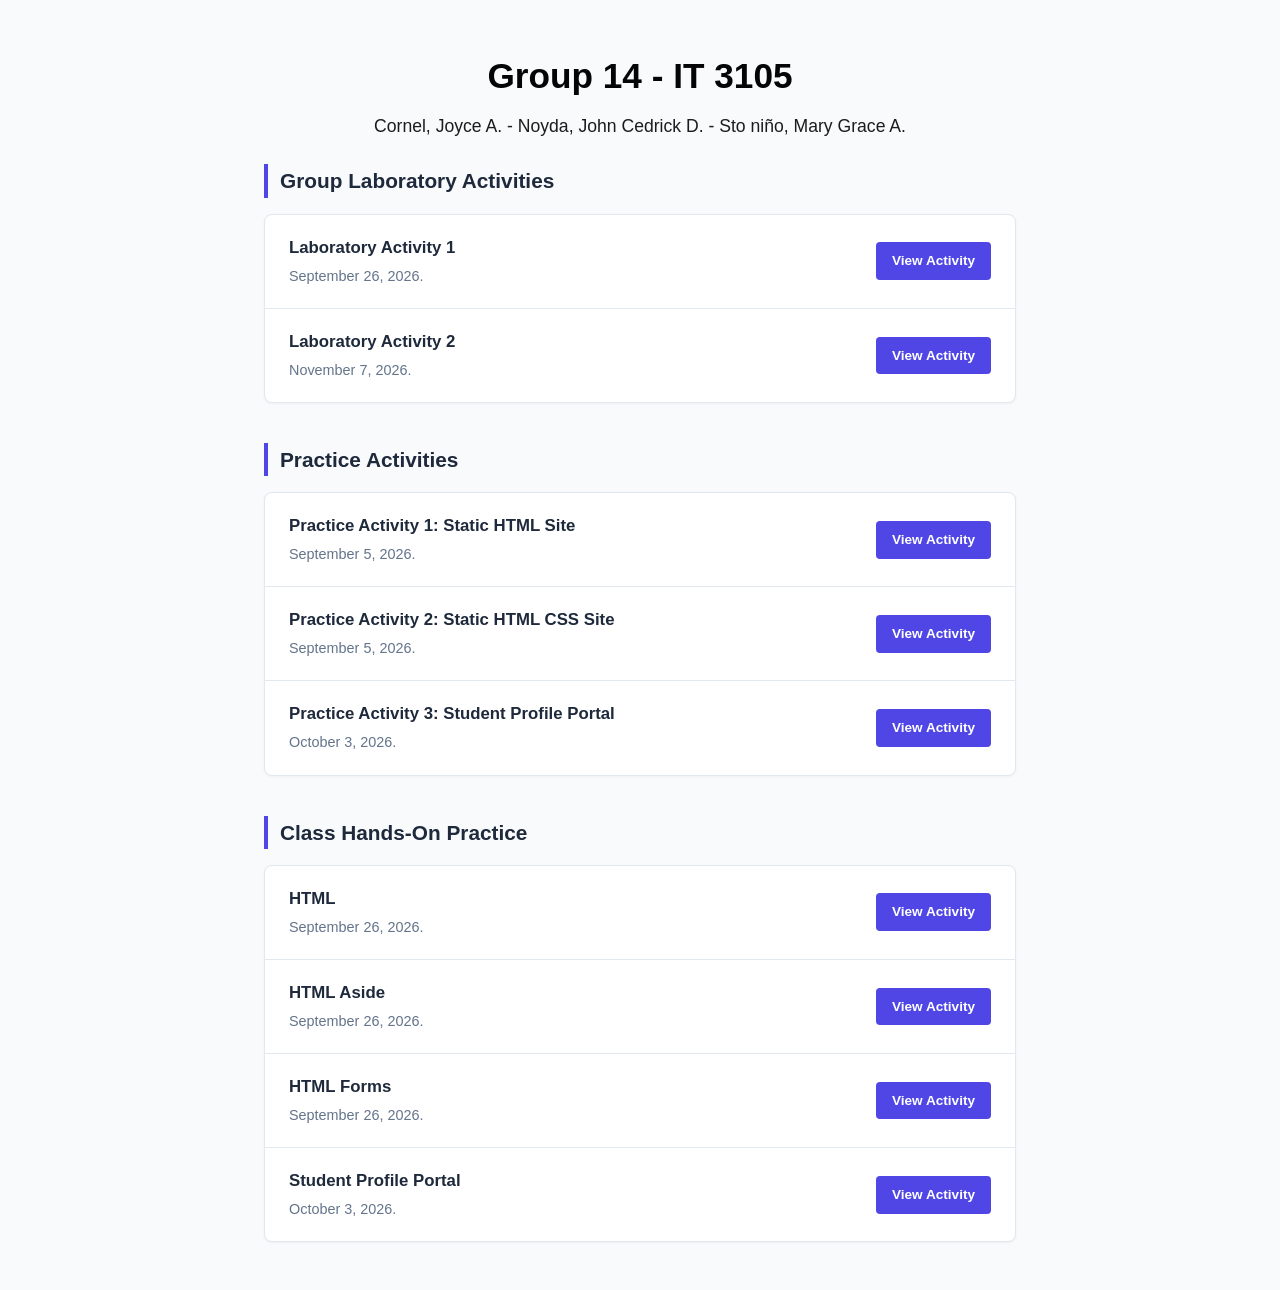
<file: index.html>
<!DOCTYPE html>
<html lang="en">
<head>
    <meta charset="UTF-8">
    <meta name="viewport" content="width=device-width, initial-scale=1.0">
    <title>Class Activity Repository</title>
    <link rel="stylesheet" href="style.css">
</head>
<body>

    <!-- Banner Header -->
    <header>
        <h1>Group 14 - IT 3105</h1>
        <p>Cornel, Joyce A. - Noyda, John Cedrick D. - Sto niño, Mary Grace A.</p>
    </header>

    <!-- Main Content Area -->
    <main>
        
        <!-- Section: Current Module -->
        <h2 class="section-title">Group Laboratory Activities</h2>
        <ul class="activity-list">
            <li>
                <span class="activity-info">
                    <strong>Laboratory Activity 1</strong>
                    <p>September 26, 2026.</p>
                </span>
                <a href="Laboratory Activities/index.html" class="btn">View Activity</a>
            </li>
            <li>
                <span class="activity-info">
                    <strong>Laboratory Activity 2</strong>
                    <p>November 7, 2026.</p>
                </span>
                <a href="Laboratory Activities/GROUP14_LAB1_314/lab.html" class="btn">View Activity</a>
            </li>
        </ul>
        <h2 class="section-title">Practice Activities</h2>
        <ul class="activity-list">
            <li>
                <span class="activity-info">
                    <strong>Practice Activity 1: Static HTML Site</strong>
                    <p>September 5, 2026.</p>
                </span>
                <a href="#" class="btn">View Activity</a>
            </li>
            <li>
                <span class="activity-info">
                    <strong>Practice Activity 2: Static HTML CSS Site</strong>
                    <p>September 5, 2026.</p>
                </span>
                <a href="#" class="btn">View Activity</a>
            </li>
            <li>
                <span class="activity-info">
                    <strong>Practice Activity 3: Student Profile Portal</strong>
                    <p>October 3, 2026.</p>
                </span>
                <a href="Practice_Activity.html/student_profile_portal.html" class="btn">View Activity</a>
            </li>
        </ul>
        <h2 class="section-title">Class Hands-On Practice</h2>
        <ul class="activity-list">
            <li>
                <span class="activity-info">
                    <strong>HTML</strong>
                    <p>September 26, 2026.</p>
                </span>
                <a href="Practice_Activity.html/Practce1.html" class="btn">View Activity</a>
            </li>
            <li>
                <span class="activity-info">
                    <strong>HTML Aside</strong>
                    <p>September 26, 2026.</p>
                </span>
                <a href="Practice_Activity.html/Practice 1 html aside.html" class="btn">View Activity</a>
            </li>
            <li>
                <span class="activity-info">
                    <strong>HTML Forms</strong>
                    <p>September 26, 2026.</p>
                </span>
                <a href="Practice_Activity.html/Practice 1 html form.html" class="btn">View Activity</a>
            </li>
            <li>
                <span class="activity-info">
                    <strong>Student Profile Portal</strong>
                    <p>October 3, 2026.</p>
                </span>
                <a href="Practice_Activity.html/student_profile_portal.html" class="btn">View Activity</a>
            </li>
        </ul>

    </main>

</body>
</html>
</file>
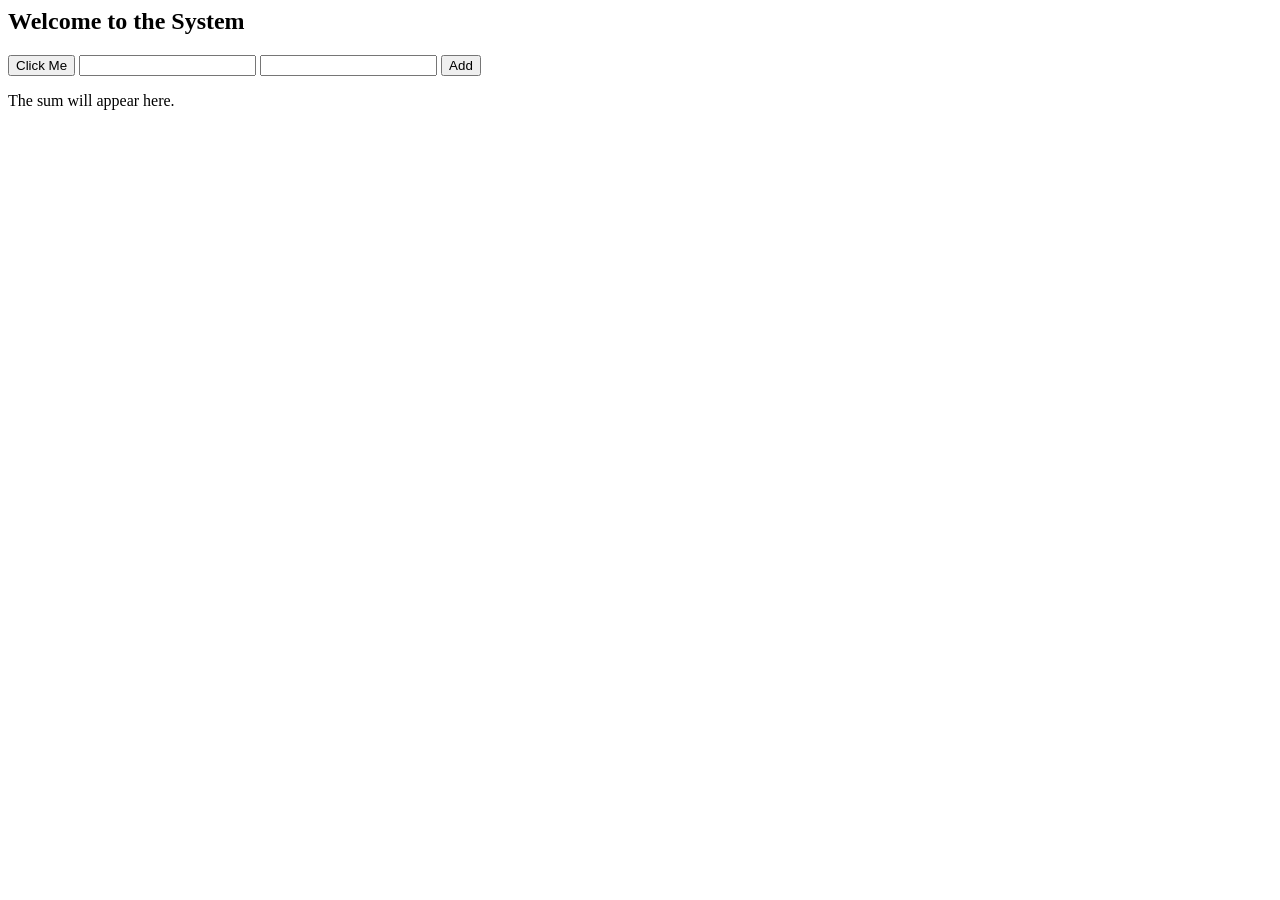
<file: EXAM PRACTICE/displaying names.html>
<html>
    <head>
        <title>Displaying Names</title>
    </head>
    <body>
        <h2 id="title">Welcome to the System</h2>
        <button id="btn">Click Me</button>

        <input type="number" id="num1">
        <input type="number" id="num2">
        <button id="addBtn">Add</button>
        <p id="result">The sum will appear here.</p>
        <script>
            // displaying names using square brackets

            let students = ["Ana","Ben","Carlo"];

            console.log("First student: ", students[0]);
            console.log("All students: ", students);

            // using for loop to calculate the total sales

            let sales = [150, 200, 350, 100];
            let total = 0;

            for(let i = 0; i < sales.length; i++) {
                total += sales[i];
            }   
            console.log("Total sales: ", total);
            
            // finding the highest score using math.max() function

            let scores = [78, 92, 85, 88, 95];
            let highest = scores[0];
            
            for (let i = 1; i < scores.length; i++) {
                if (scores[i] > highest) {
                    highest = scores[i];
                }
            }
            console.log("Highest score: ", highest);

            // updating inventory

            let storeInventory = ["Notebook","pen","Folder"];
            storeInventory[1] = "Pencil";
            console.log(storeInventory);

            // loops 1-5

            for (let i = 1; i <= 5; i++) {
                console.log(i);
            }

            // sum of even numbers from 1 to 10

            let sum = 0;

            for (let i = 1; i <=10; i++) {
                if (i % 2 == 0) {
                    sum += i;
                }            }
            console.log("Sum of even numbers: ", sum);

            // while loop countdown from 5 to 1

            let num = 5;

            while (num > 0) {
                console.log(num);
                num--;
            }
            console.log("Time's up!");

            // calculating total and average expenses

            let expenses = [250, 500, 150, 300];

            for (let i = 0; i < expenses.length; i++) {
                total += expenses[i];
            }
            let average = total / expenses.length;
            console.log("Total expenses: ", total);
            console.log("Average expense: ", average);

            // conditional statements

            let score = 82;

            if (score >= 75) {
                console.log("You passed the exam!");
            } else {
                console.log("You failed the exam.");
            }

            let num1 = Number(prompt("Enter first number:"));
            let num2 = Number(prompt("Enter second number:"));
            let operator =  prompt("Enter operator (+, -, *, /):");

            if (operator == "+") {
                console.log("result: ", num1 + num2);
            } else if (operator == "-") {
                console.log("result: ", num1 - num2);
            } else if (operator == "*") {
                console.log("result: ", num1 * num2);
            } else if (operator == "/") {
                if (num2 != 0) {
                    console.log("result: ", num1 / num2);
                } else {
                    console.log("cannot be divided by zero");
                }
            } else {
                console.log("Invalid operator");
            }

            const title = document.getElementById("title");
            const button = document.getElementById("btn");
            button.addEventListener ("click", function() {
            title.textContent = "System Ready!";});

            document.getElementById("addBtn").addEventListener("click", function() {
            const num1 = Number(document.getElementById("num1").value);
            const num2 = Number(document.getElementById("num2").value);
            document.getElementById("result").textContent = "The sum is: " + (num1 + num2);
            });
        </script>
    </body>    
</html>
</file>
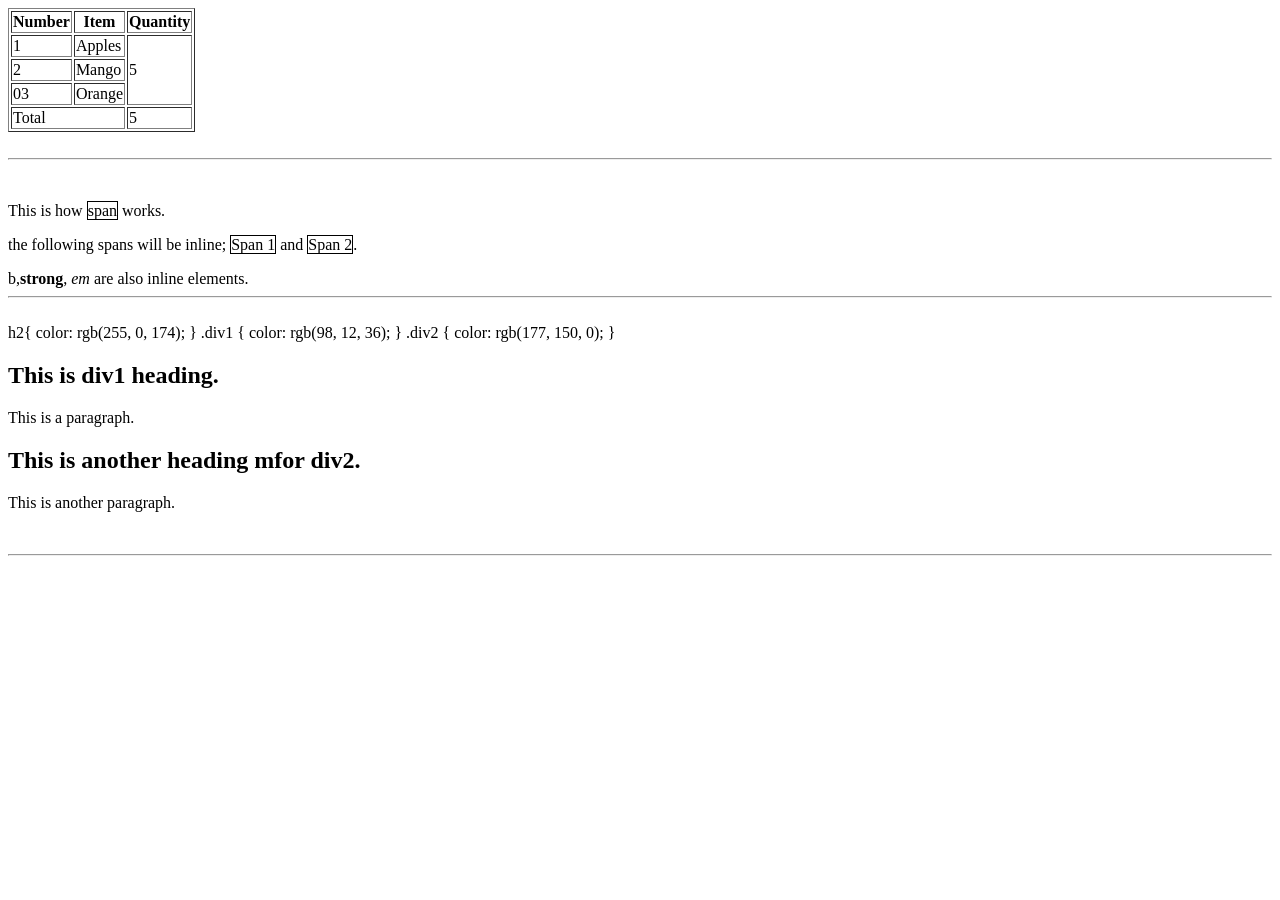
<file: Practice_Activity.html/Practce1.html>
<table border = "1">
    <tr>
        <th>Number</th>
        <th>Item</th>
        <th>Quantity</th>
    </tr>
    <tr>
        <td>1</td>
        <td>Apples</td>
        <td rowspan="3">5</td>
    </tr>
    <tr>
        <td>2</td>
        <td>Mango</td>
    </tr>
    <tr>
        <td>03</td>
        <td>Orange</td>
    </tr>
    <tr>
        <td colspan="2">Total</td>
        <td>5</td>
    </tr>
</table>

<br>
<hr>
<br>

<!DOCTYPE html>
<html>
    <head>
        <title>
            Example 7 - Inline and BlockElements
<style>
    h2{
        color: rgb(255, 0, 174);
    }
    .div1 { 
        color: rgb(98, 12, 36);

    }
    .div2 { 
        color: rgb(177, 150, 0);
    }
    </style>
</head>
<body>
    <div class ="div1"></div>
        <h2>This is div1 heading. </h2>
        <p>This is a paragraph.</p>
    </div>
    <div class ="div2">
        <h2>This is another heading mfor div2. </h2>
        <p>This is another paragraph.</p>
    </div>    
</body>    
</style>
       
        </title>    
    </head>
    <body>
        <p>This is how <span style="border: 1px solid black">span</span> works. </p>
        <p> the following spans will be inline; <span style="border: 1px solid black">Span 1</span> and 
        <span style="border: 1px solid black">Span 2</span>.</p>
        <span borderFormatting tags like <b>b</b>,<strong>strong</strong>, <em>em</em> are also inline elements.</span>
    </body>
</html>    

<br>
<hr>
<br>


<head>    
  h2{
        color: rgb(255, 0, 174);
    }
    .div1 { 
        color: rgb(98, 12, 36);

    }
    .div2 { 
        color: rgb(177, 150, 0);
    }
    </style>
</head>
<body>
    <div class ="div1"></div>
        <h2>This is div1 heading. </h2>
        <p>This is a paragraph.</p>
    </div>
    <div class ="div2">
        <h2>This is another heading mfor div2. </h2>
        <p>This is another paragraph.</p>
    </div>    
</body>    
</style>
       
        </title>    
    </head>


<br>
<hr>
<br>
</file>
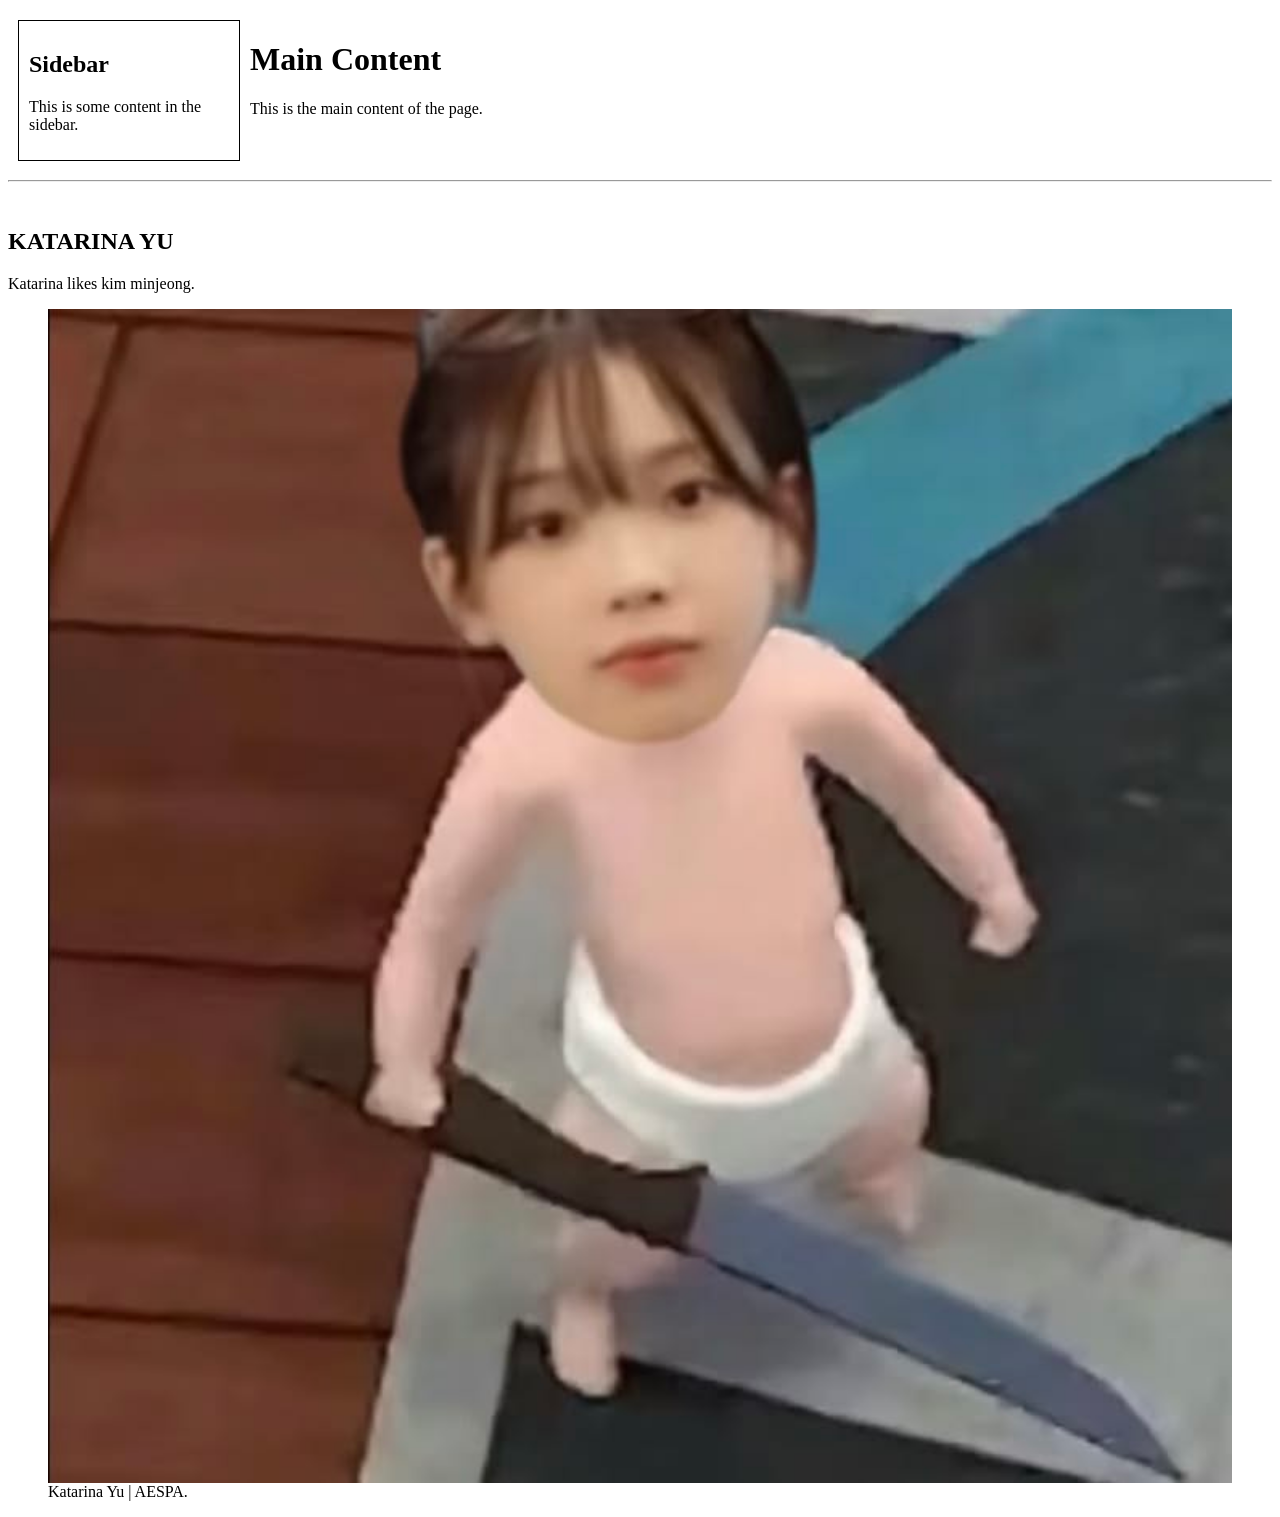
<file: Practice_Activity.html/Practice 1 html aside.html>
<style>
        main {
            padding: 10px;
            margin: 10px;
        } 

        aside {
            width: 200px;
            border: 1px solid black;
            padding: 10px;
            margin: 10px;
            float: left;
        }
    </style>
</head>
<body>
    <aside>
        <h2>Sidebar</h2>
        <p>This is some content in the sidebar.</p>
    </aside>
    <main>
        <h1>Main Content</h1>
        <p>This is the main content of the page.</p>
    </main>
</body>

<br>
<hr>
<br>

<body>
    <h2> KATARINA YU</h2>
    <P> Katarina likes kim minjeong.</P>
    <figure>
        <img src="attachments\Cuty Karina.jpg"
        alt="Trulli" style="width: 100%;">
        <figcaption> Katarina Yu | AESPA.
        </figcaption>
    </figure>
</body>
</file>
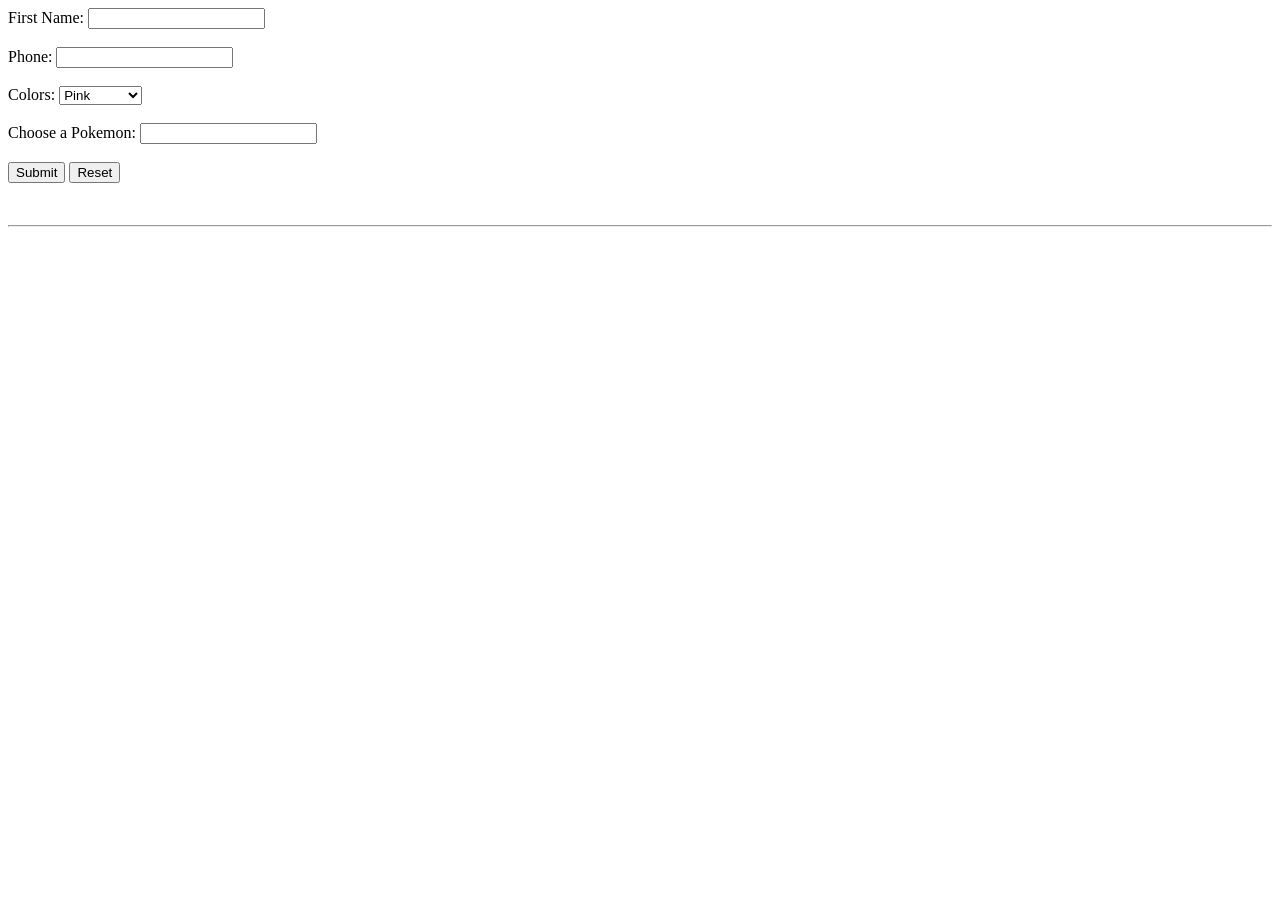
<file: Practice_Activity.html/Practice 1 html form.html>
<body>
    
    <form> 
        <label for="firstname">First Name:</label>
        <input type="text" name="firstname" id="firstname">
        <br><br>
        <label for="firstname">Phone:</label>
        <input type="tel" id="phone" pattern="[0-9]{4}-[0-9]{3}-[0-9]{4}">
        <br><br>
        
        <label for="colors">Colors:</label>
        <select id="colors">
            <option value="pink">Pink</option>
            <option value="peach">Peach</option>
            <option value="periwinkle">Periwinkle</option>
            <option value="purple">Purple</option>
        </select><br><br>
        
        <label for="pk-choice">Choose a Pokemon:</label>
        <input list="pk-opts" id="pk-choice" name="pk-choice">
        <datalist id="pk-opts">
            <option value="Pikachu">
            <option value="Jigglypuff">
            <option value="Squirtle">
            <option value="Pikachu">
            <option value="Psyduck">
        </datalist>
        <br><br>
        <button type="submit">Submit</button>
        <button type="reset">Reset</button>
    </form>

        


</body>

<br>
<hr>
<br>
</file>
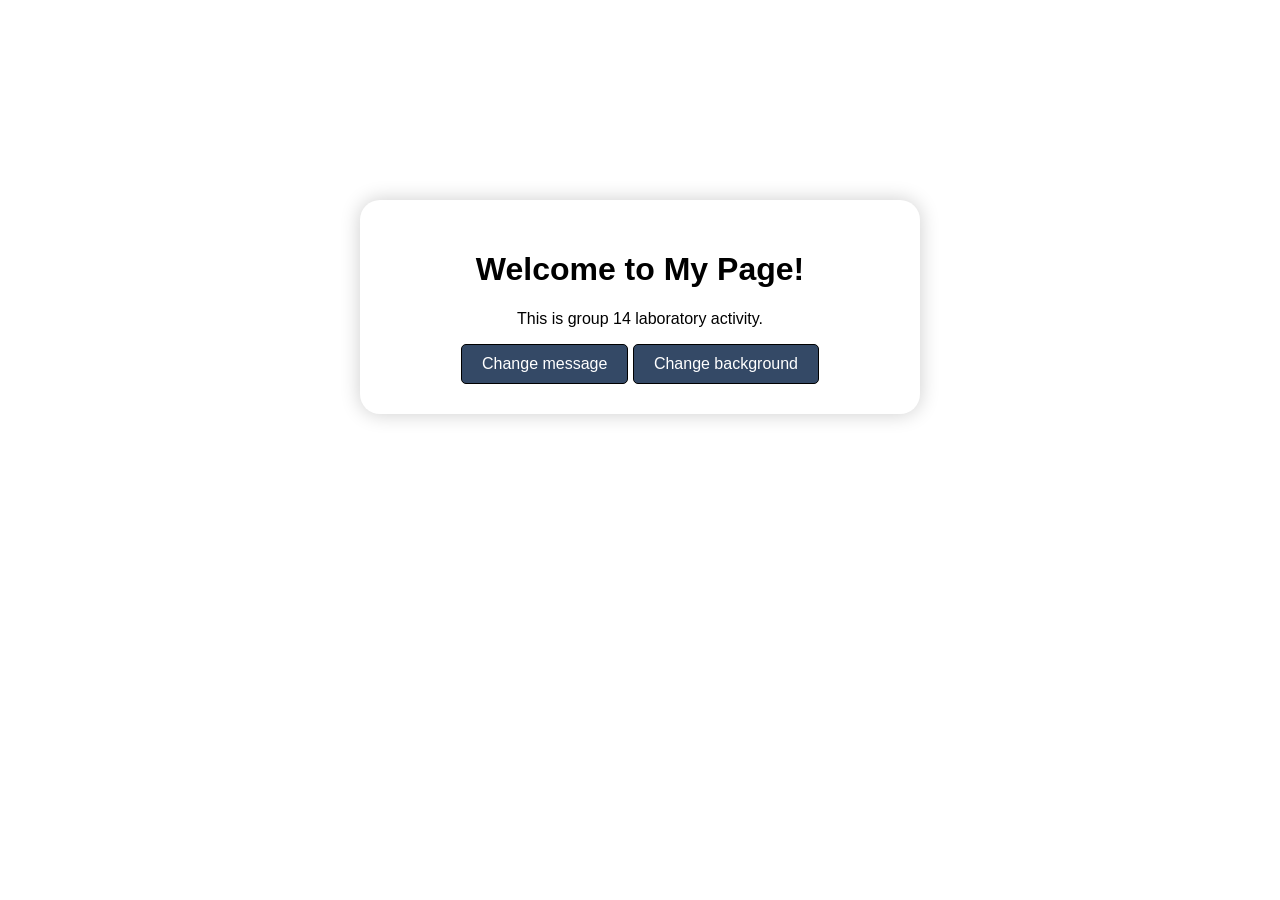
<file: EXAM PRACTICE/GROUP14_LAB1_314/lab.html>
<!DOCTYPE html>
<html>
<head>
    <title>My First Interactive Page</title>
    <link rel="stylesheet" href="lab.css">
</head>

<body>
    <header>
        <div class="lab">
            <h1>Welcome to My Page!</h1>
            <p id="message">This is group 14 laboratory activity.</p>
            <button id="btn1">Change message</button>
            <button id="btn2">Change background</button>

            <script src="lab.js"></script>
        </div>
    </header>
</body>
</html>
</file>
<file: style.css>
:root {
    --primary: #4f46e5;
    --primary-dark: #4338ca;
    --bg-color: #f8fafc;
    --card-bg: #ffffff;
    --text-main: #1e293b;
    --text-muted: #64748b;
    --border-color: #e2e8f0;
}

* {
    margin: 0;
    padding: 0;
    box-sizing: border-box;
    font-family: 'Segoe UI', Tahoma, Geneva, Verdana, sans-serif;
}

body {
    background-color: var(--bg-color);
    color: var(--text-main);
    line-height: 1.6;
}

/* Banner Header */
header {
    color: rgb(5, 5, 5);
    padding: 3rem 2rem;
    text-align: center;
}

header h1 {
    font-size: 2.2rem;
    margin-bottom: 0.5rem;
}

header p {
    font-size: 1.1rem;
    opacity: 0.9;
    max-width: 600px;
    margin: 0 auto;
}

/* Main Container */
main {
    max-width: 800px;
    margin: -1.5rem auto 3rem auto;
    padding: 0 1.5rem;
}

/* Section Styling */
.section-title {
    font-size: 1.3rem;
    margin-bottom: 1rem;
    color: var(--text-main);
    border-left: 4px solid var(--primary);
    padding-left: 0.75rem;
}

/* Simple List Styling */
.activity-list {
    list-style: none;
    background: var(--card-bg);
    border: 1px solid var(--border-color);
    border-radius: 8px;
    box-shadow: 0 1px 3px 0 rgba(0, 0, 0, 0.05);
    margin-bottom: 2.5rem;
    overflow: hidden;
}

.activity-list li {
    display: flex;
    justify-content: space-between;
    align-items: center;
    padding: 1.25rem 1.5rem;
    border-bottom: 1px solid var(--border-color);
    gap: 1rem;
}

.activity-list li:last-child {
    border-bottom: none;
}

.activity-info strong {
    display: block;
    font-size: 1.05rem;
    color: var(--text-main);
    margin-bottom: 0.2rem;
}

.activity-info p {
    color: var(--text-muted);
    font-size: 0.9rem;
}

/* Buttons */
.btn {
    display: inline-block;
    background-color: var(--primary);
    color: white;
    padding: 0.5rem 1rem;
    border-radius: 4px;
    text-decoration: none;
    font-size: 0.85rem;
    font-weight: 600;
    white-space: nowrap;
    transition: background-color 0.2s;
}

.btn:hover {
    background-color: var(--primary-dark);
}

.btn.secondary {
    background-color: #e2e8f0;
    color: var(--text-main);
}

.btn.secondary:hover {
    background-color: #cbd5e1;
}

/* Footer */
footer {
    text-align: center;
    padding: 2rem;
    color: var(--text-muted);
    font-size: 0.85rem;
    border-top: 1px solid var(--border-color);
    background: white;
}
</file>
<file: EXAM PRACTICE/GROUP14_LAB1_314/lab.css>
body {
    font-family: Arial, sans-serif;
    text-align: center;
    margin-top: 100px;
}
h1 {
    color: black;
}
button {
    padding: 10px 20px;
    font-size: 16px;
    background-color: #344966;
    color: white;
    border: 1px solid black;
    border-radius: 5px;
    cursor: pointer;
}
.lab {
    width: 500px;
    margin: 200px auto;
    padding: 30px;
    text-align: center;
    border-radius: 20px;
    background-color: white;
    box-shadow: 0px 0px 20px rgba(0, 0, 0, 0.2);
}
</file>
